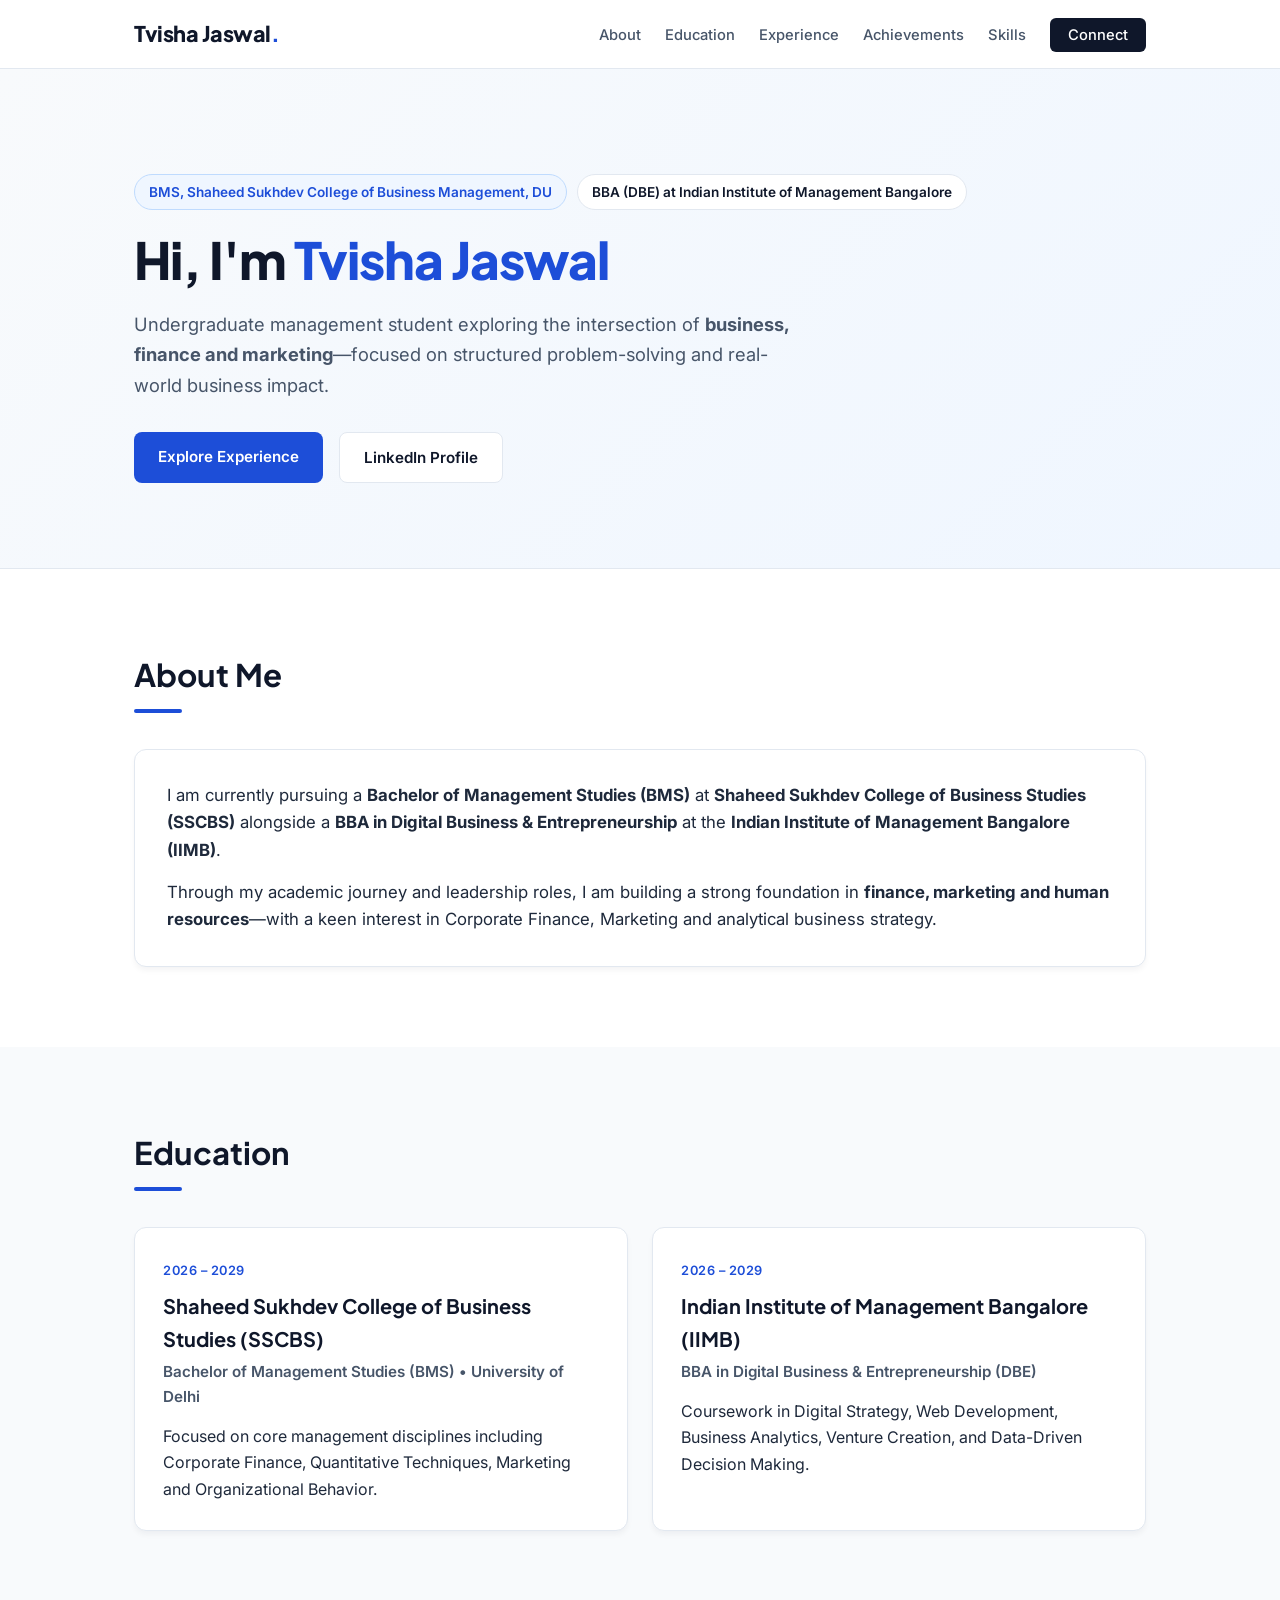
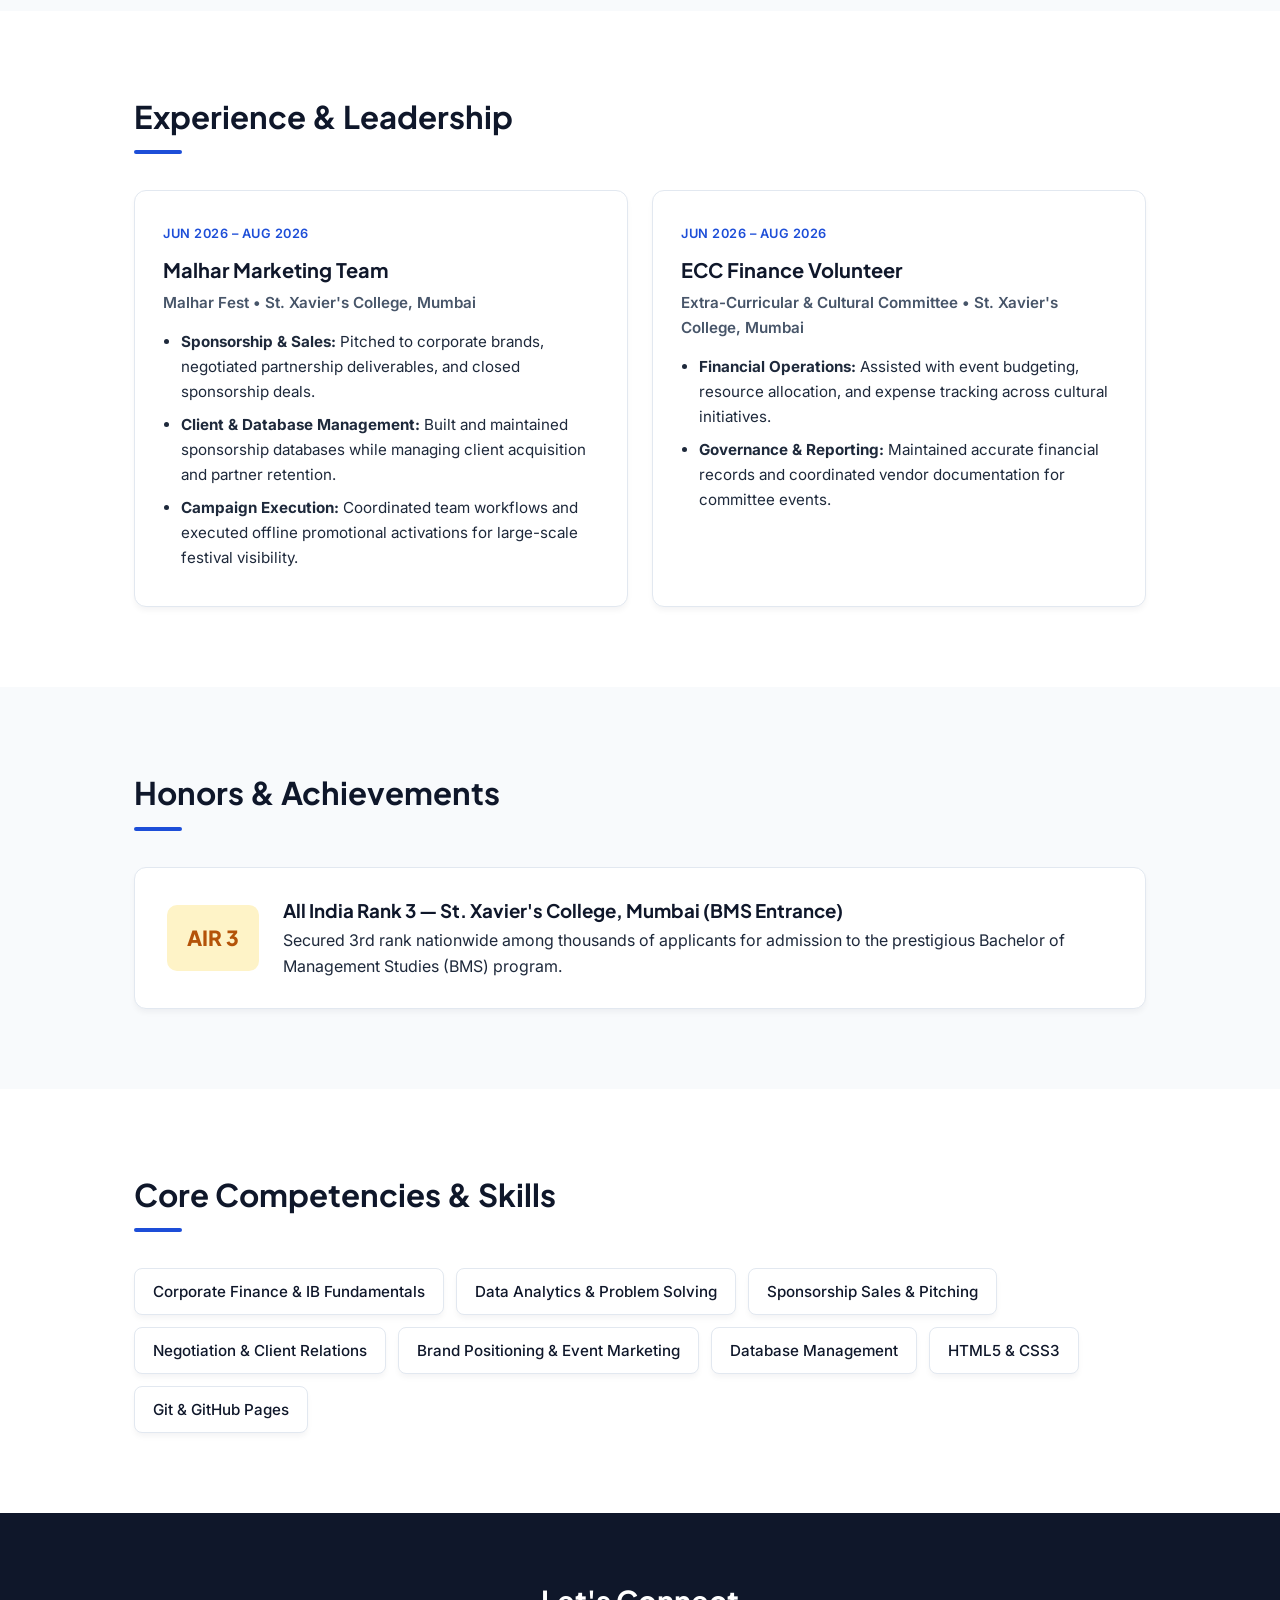
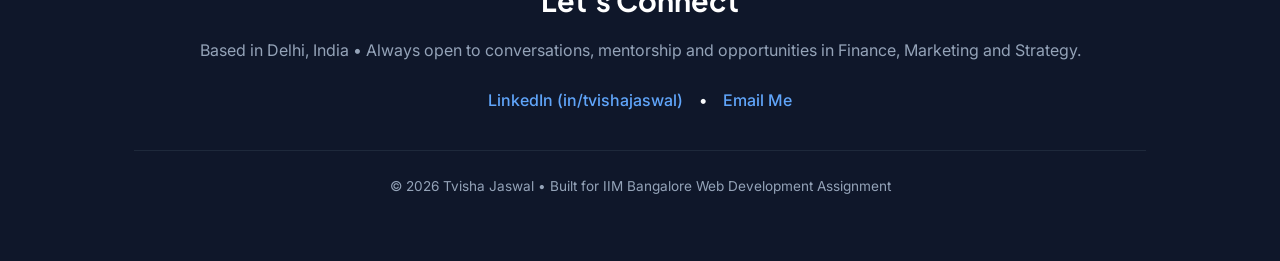
<file: index.html>
<!DOCTYPE html>
<html lang="en">
<head>
  <meta charset="UTF-8" />
  <meta name="viewport" content="width=device-width, initial-scale=1.0" />
  <title>Tvisha Jaswal Resume</title>
  <!-- Google Fonts: Plus Jakarta Sans & Inter -->
  <link rel="preconnect" href="https://fonts.googleapis.com">
  <link rel="preconnect" href="https://fonts.gstatic.com" crossorigin>
  <link href="https://fonts.googleapis.com/css2?family=Inter:wght@400;500;600&family=Plus+Jakarta+Sans:wght@600;700;800&display=swap" rel="stylesheet">
  <link rel="stylesheet" href="style.css" />
</head>
<body>

  <!-- Sticky Navigation Bar -->
  <header id="navbar">
    <div class="nav-container">
      <a href="#hero" class="logo">Tvisha Jaswal<span>.</span></a>
      <nav>
        <ul class="nav-links">
          <li><a href="#about">About</a></li>
          <li><a href="#education">Education</a></li>
          <li><a href="#experience">Experience</a></li>
          <li><a href="#achievements">Achievements</a></li>
          <li><a href="#skills">Skills</a></li>
          <li><a href="#contact" class="nav-cta">Connect</a></li>
        </ul>
      </nav>
    </div>
  </header>

  <!-- Hero Section -->
  <section id="hero" class="hero-section">
    <div class="container hero-content">
      <div class="badge-group">
        <span class="badge">BMS, Shaheed Sukhdev College of Business Management, DU</span>
        <span class="badge badge-outline">BBA (DBE) at Indian Institute of Management Bangalore</span>
      </div>
      <h1>Hi, I'm <span class="highlight">Tvisha Jaswal</span></h1>
      <p class="subtitle">
        Undergraduate management student exploring the intersection of <strong>business, finance and marketing</strong>—focused on structured problem-solving and real-world business impact.
      </p>
      <div class="hero-buttons">
        <a href="#experience" class="btn btn-primary">Explore Experience</a>
        <a href="https://www.linkedin.com/in/tvishajaswal/" target="_blank" class="btn btn-secondary">LinkedIn Profile</a>
      </div>
    </div>
  </section>

  <!-- About Section -->
  <section id="about" class="section">
    <div class="container">
      <h2 class="section-title">About Me</h2>
      <div class="about-card">
        <p>
          I am currently pursuing a <strong>Bachelor of Management Studies (BMS)</strong> at <strong>Shaheed Sukhdev College of Business Studies (SSCBS)</strong> alongside a <strong>BBA in Digital Business & Entrepreneurship</strong> at the <strong>Indian Institute of Management Bangalore (IIMB)</strong>.
        </p>
        <p style="margin-top: 14px;">
          Through my academic journey and leadership roles, I am building a strong foundation in <strong>finance, marketing and human resources</strong>—with a keen interest in Corporate Finance, Marketing and analytical business strategy.
        </p>
      </div>
    </div>
  </section>

  <!-- Education Section -->
  <section id="education" class="section bg-alt">
    <div class="container">
      <h2 class="section-title">Education</h2>
      <div class="card-grid">
        <div class="card">
          <span class="card-date">2026 – 2029</span>
          <h3>Shaheed Sukhdev College of Business Studies (SSCBS)</h3>
          <p class="card-role">Bachelor of Management Studies (BMS) • University of Delhi</p>
          <p>Focused on core management disciplines including Corporate Finance, Quantitative Techniques, Marketing and Organizational Behavior.</p>
        </div>
        <div class="card">
          <span class="card-date">2026 – 2029</span>
          <h3>Indian Institute of Management Bangalore (IIMB)</h3>
          <p class="card-role">BBA in Digital Business & Entrepreneurship (DBE)</p>
          <p>Coursework in Digital Strategy, Web Development, Business Analytics, Venture Creation, and Data-Driven Decision Making.</p>
        </div>
      </div>
    </div>
  </section>

  <!-- Experience Section -->
  <section id="experience" class="section">
    <div class="container">
      <h2 class="section-title">Experience & Leadership</h2>
      <div class="card-grid">
        <div class="card">
          <span class="card-date">Jun 2026 – Aug 2026</span>
          <h3>Malhar Marketing Team</h3>
          <p class="card-role">Malhar Fest • St. Xavier's College, Mumbai</p>
          <ul class="card-list">
            <li><strong>Sponsorship & Sales:</strong> Pitched to corporate brands, negotiated partnership deliverables, and closed sponsorship deals.</li>
            <li><strong>Client & Database Management:</strong> Built and maintained sponsorship databases while managing client acquisition and partner retention.</li>
            <li><strong>Campaign Execution:</strong> Coordinated team workflows and executed offline promotional activations for large-scale festival visibility.</li>
          </ul>
        </div>
        <div class="card">
          <span class="card-date">Jun 2026 – Aug 2026</span>
          <h3>ECC Finance Volunteer</h3>
          <p class="card-role">Extra-Curricular & Cultural Committee • St. Xavier's College, Mumbai</p>
          <ul class="card-list">
            <li><strong>Financial Operations:</strong> Assisted with event budgeting, resource allocation, and expense tracking across cultural initiatives.</li>
            <li><strong>Governance & Reporting:</strong> Maintained accurate financial records and coordinated vendor documentation for committee events.</li>
          </ul>
        </div>
      </div>
    </div>
  </section>

  <!-- Honors & Achievements Section -->
  <section id="achievements" class="section bg-alt">
    <div class="container">
      <h2 class="section-title">Honors & Achievements</h2>
      <div class="achievement-banner">
        <div class="rank-badge">AIR 3</div>
        <div>
          <h3>All India Rank 3 — St. Xavier's College, Mumbai (BMS Entrance)</h3>
          <p>Secured 3rd rank nationwide among thousands of applicants for admission to the prestigious Bachelor of Management Studies (BMS) program.</p>
        </div>
      </div>
    </div>
  </section>

  <!-- Skills Section -->
  <section id="skills" class="section">
    <div class="container">
      <h2 class="section-title">Core Competencies & Skills</h2>
      <div class="skills-wrapper">
        <span class="skill-pill">Corporate Finance & IB Fundamentals</span>
        <span class="skill-pill">Data Analytics & Problem Solving</span>
        <span class="skill-pill">Sponsorship Sales & Pitching</span>
        <span class="skill-pill">Negotiation & Client Relations</span>
        <span class="skill-pill">Brand Positioning & Event Marketing</span>
        <span class="skill-pill">Database Management</span>
        <span class="skill-pill">HTML5 & CSS3</span>
        <span class="skill-pill">Git & GitHub Pages</span>
      </div>
    </div>
  </section>

  <!-- Contact / Footer -->
  <footer id="contact" class="footer">
    <div class="container footer-content">
      <h2>Let's Connect</h2>
      <p>Based in Delhi, India • Always open to conversations, mentorship and opportunities in Finance, Marketing and Strategy.</p>
      <div class="contact-links">
        <a href="https://www.linkedin.com/in/tvishajaswal/" target="_blank">LinkedIn (in/tvishajaswal)</a>
        <span>•</span>
        <a href="mailto:tvisha.jaswal@example.com">Email Me</a>
      </div>
      <p class="copyright">© 2026 Tvisha Jaswal • Built for IIM Bangalore Web Development Assignment</p>
    </div>
  </footer>

</body>
</html>
</file>
<file: style.css>
/* =========================================
   1. CSS VARIABLES & RESET (Element Selectors)
   ========================================= */
:root {
  --primary-navy: #0f172a;
  --accent-blue: #1d4ed8;
  --accent-soft: #eff6ff;
  --accent-border: #bfdbfe;
  --gold-accent: #b45309;
  --gold-bg: #fef3c7;
  --bg-light: #ffffff;
  --bg-alt: #f8fafc;
  --text-dark: #1e293b;
  --text-muted: #475569;
  --border-color: #e2e8f0;
  --shadow-sm: 0 4px 6px -1px rgba(15, 23, 42, 0.05);
  --shadow-md: 0 12px 24px -6px rgba(15, 23, 42, 0.09);
}

* {
  margin: 0;
  padding: 0;
  box-sizing: border-box;
}

html {
  scroll-behavior: smooth;
}

body {
  font-family: 'Inter', sans-serif;
  color: var(--text-dark);
  background-color: var(--bg-light);
  line-height: 1.65;
}

h1, h2, h3, .logo {
  font-family: 'Plus Jakarta Sans', sans-serif;
  color: var(--primary-navy);
}

a {
  text-decoration: none;
  color: inherit;
}

/* =========================================
   2. LAYOUT & CONTAINERS (Class Selectors)
   ========================================= */
.container {
  max-width: 1060px;
  margin: 0 auto;
  padding: 0 24px;
}

.section {
  padding: 80px 0;
}

.bg-alt {
  background-color: var(--bg-alt);
}

.section-title {
  font-size: 1.95rem;
  font-weight: 700;
  margin-bottom: 36px;
  position: relative;
  display: inline-block;
}

.section-title::after {
  content: '';
  display: block;
  width: 48px;
  height: 4px;
  background-color: var(--accent-blue);
  border-radius: 2px;
  margin-top: 8px;
}

/* =========================================
   3. STICKY NAVIGATION BAR (ID & Flexbox)
   ========================================= */
#navbar {
  position: sticky;
  top: 0;
  z-index: 1000;
  background-color: rgba(255, 255, 255, 0.95);
  backdrop-filter: blur(8px);
  border-bottom: 1px solid var(--border-color);
}

.nav-container {
  max-width: 1060px;
  margin: 0 auto;
  padding: 16px 24px;
  display: flex;
  justify-content: space-between;
  align-items: center;
}

.logo {
  font-size: 1.35rem;
  font-weight: 800;
  letter-spacing: -0.5px;
}

.logo span {
  color: var(--accent-blue);
}

.nav-links {
  list-style: none;
  display: flex;
  align-items: center;
  gap: 24px;
}

.nav-links a {
  font-size: 0.92rem;
  font-weight: 500;
  color: var(--text-muted);
  transition: color 0.2s ease;
}

.nav-links a:hover {
  color: var(--accent-blue);
}

.nav-links .nav-cta {
  background-color: var(--primary-navy);
  color: #ffffff;
  padding: 8px 18px;
  border-radius: 6px;
}

.nav-links .nav-cta:hover {
  background-color: var(--accent-blue);
  color: #ffffff;
}

/* =========================================
   4. HERO SECTION
   ========================================= */
.hero-section {
  padding: 105px 0 85px;
  background: linear-gradient(135deg, #f8fafc 0%, #eff6ff 100%);
  border-bottom: 1px solid var(--border-color);
}

.badge-group {
  display: flex;
  flex-wrap: wrap;
  gap: 10px;
  margin-bottom: 20px;
}

.badge {
  display: inline-block;
  background-color: var(--accent-soft);
  border: 1px solid var(--accent-border);
  color: var(--accent-blue);
  font-size: 0.85rem;
  font-weight: 600;
  padding: 6px 14px;
  border-radius: 999px;
}

.badge-outline {
  background-color: #ffffff;
  color: var(--primary-navy);
  border-color: var(--border-color);
}

.hero-content h1 {
  font-size: 3.2rem;
  font-weight: 800;
  line-height: 1.15;
  letter-spacing: -1px;
  margin-bottom: 20px;
}

.highlight {
  color: var(--accent-blue);
}

.subtitle {
  font-size: 1.15rem;
  color: var(--text-muted);
  max-width: 680px;
  margin-bottom: 32px;
}

.hero-buttons {
  display: flex;
  gap: 16px;
}

.btn {
  padding: 12px 24px;
  border-radius: 8px;
  font-weight: 600;
  font-size: 0.95rem;
  transition: all 0.2s ease;
}

.btn-primary {
  background-color: var(--accent-blue);
  color: #ffffff;
}

.btn-primary:hover {
  background-color: #1e40af;
  transform: translateY(-2px);
}

.btn-secondary {
  background-color: #ffffff;
  color: var(--primary-navy);
  border: 1px solid var(--border-color);
}

.btn-secondary:hover {
  border-color: var(--primary-navy);
}

/* =========================================
   5. CARDS, LISTS & ACHIEVEMENT BANNER
   ========================================= */
.about-card {
  background: #ffffff;
  padding: 32px;
  border-radius: 12px;
  border: 1px solid var(--border-color);
  box-shadow: var(--shadow-sm);
  font-size: 1.05rem;
}

.card-grid {
  display: grid;
  grid-template-columns: repeat(auto-fit, minmax(340px, 1fr));
  gap: 24px;
}

.card {
  background: #ffffff;
  padding: 28px;
  border-radius: 12px;
  border: 1px solid var(--border-color);
  box-shadow: var(--shadow-sm);
  transition: transform 0.25s ease, box-shadow 0.25s ease;
}

.card:hover {
  transform: translateY(-4px);
  box-shadow: var(--shadow-md);
}

.card-date {
  display: inline-block;
  font-size: 0.8rem;
  font-weight: 600;
  color: var(--accent-blue);
  text-transform: uppercase;
  letter-spacing: 0.5px;
  margin-bottom: 8px;
}

.card h3 {
  font-size: 1.25rem;
  margin-bottom: 4px;
}

.card-role {
  font-weight: 600;
  color: var(--text-muted);
  font-size: 0.95rem;
  margin-bottom: 14px;
}

.card-list {
  padding-left: 18px;
  color: var(--text-dark);
  font-size: 0.95rem;
}

.card-list li {
  margin-bottom: 8px;
}

.achievement-banner {
  display: flex;
  align-items: center;
  gap: 24px;
  background: #ffffff;
  padding: 28px 32px;
  border-radius: 12px;
  border: 1px solid var(--border-color);
  box-shadow: var(--shadow-sm);
}

.rank-badge {
  background-color: var(--gold-bg);
  color: var(--gold-accent);
  font-family: 'Plus Jakarta Sans', sans-serif;
  font-weight: 800;
  font-size: 1.3rem;
  padding: 16px 20px;
  border-radius: 10px;
  white-space: nowrap;
}

/* =========================================
   6. SKILLS PILLS (Flexbox Wrap)
   ========================================= */
.skills-wrapper {
  display: flex;
  flex-wrap: wrap;
  gap: 12px;
}

.skill-pill {
  background-color: #ffffff;
  border: 1px solid var(--border-color);
  color: var(--primary-navy);
  padding: 10px 18px;
  border-radius: 8px;
  font-weight: 500;
  font-size: 0.95rem;
  box-shadow: var(--shadow-sm);
  transition: all 0.2s ease;
}

.skill-pill:hover {
  border-color: var(--accent-blue);
  color: var(--accent-blue);
  transform: translateY(-2px);
}

/* =========================================
   7. FOOTER
   ========================================= */
.footer {
  background-color: var(--primary-navy);
  color: #f8fafc;
  padding: 64px 0 40px;
  text-align: center;
}

.footer h2 {
  color: #ffffff;
  font-size: 1.8rem;
  margin-bottom: 12px;
}

.footer p {
  color: #94a3b8;
  margin-bottom: 24px;
}

.contact-links {
  display: flex;
  justify-content: center;
  align-items: center;
  gap: 16px;
  margin-bottom: 36px;
  font-weight: 500;
}

.contact-links a {
  color: #60a5fa;
}

.contact-links a:hover {
  text-decoration: underline;
}

.copyright {
  font-size: 0.85rem;
  border-top: 1px solid #1e293b;
  padding-top: 24px;
}

/* =========================================
   8. RESPONSIVE DESIGN
   ========================================= */
@media (max-width: 768px) {
  .hero-content h1 {
    font-size: 2.3rem;
  }
  .nav-links {
    display: none;
  }
  .achievement-banner {
    flex-direction: column;
    align-items: flex-start;
  }
}
</file>
